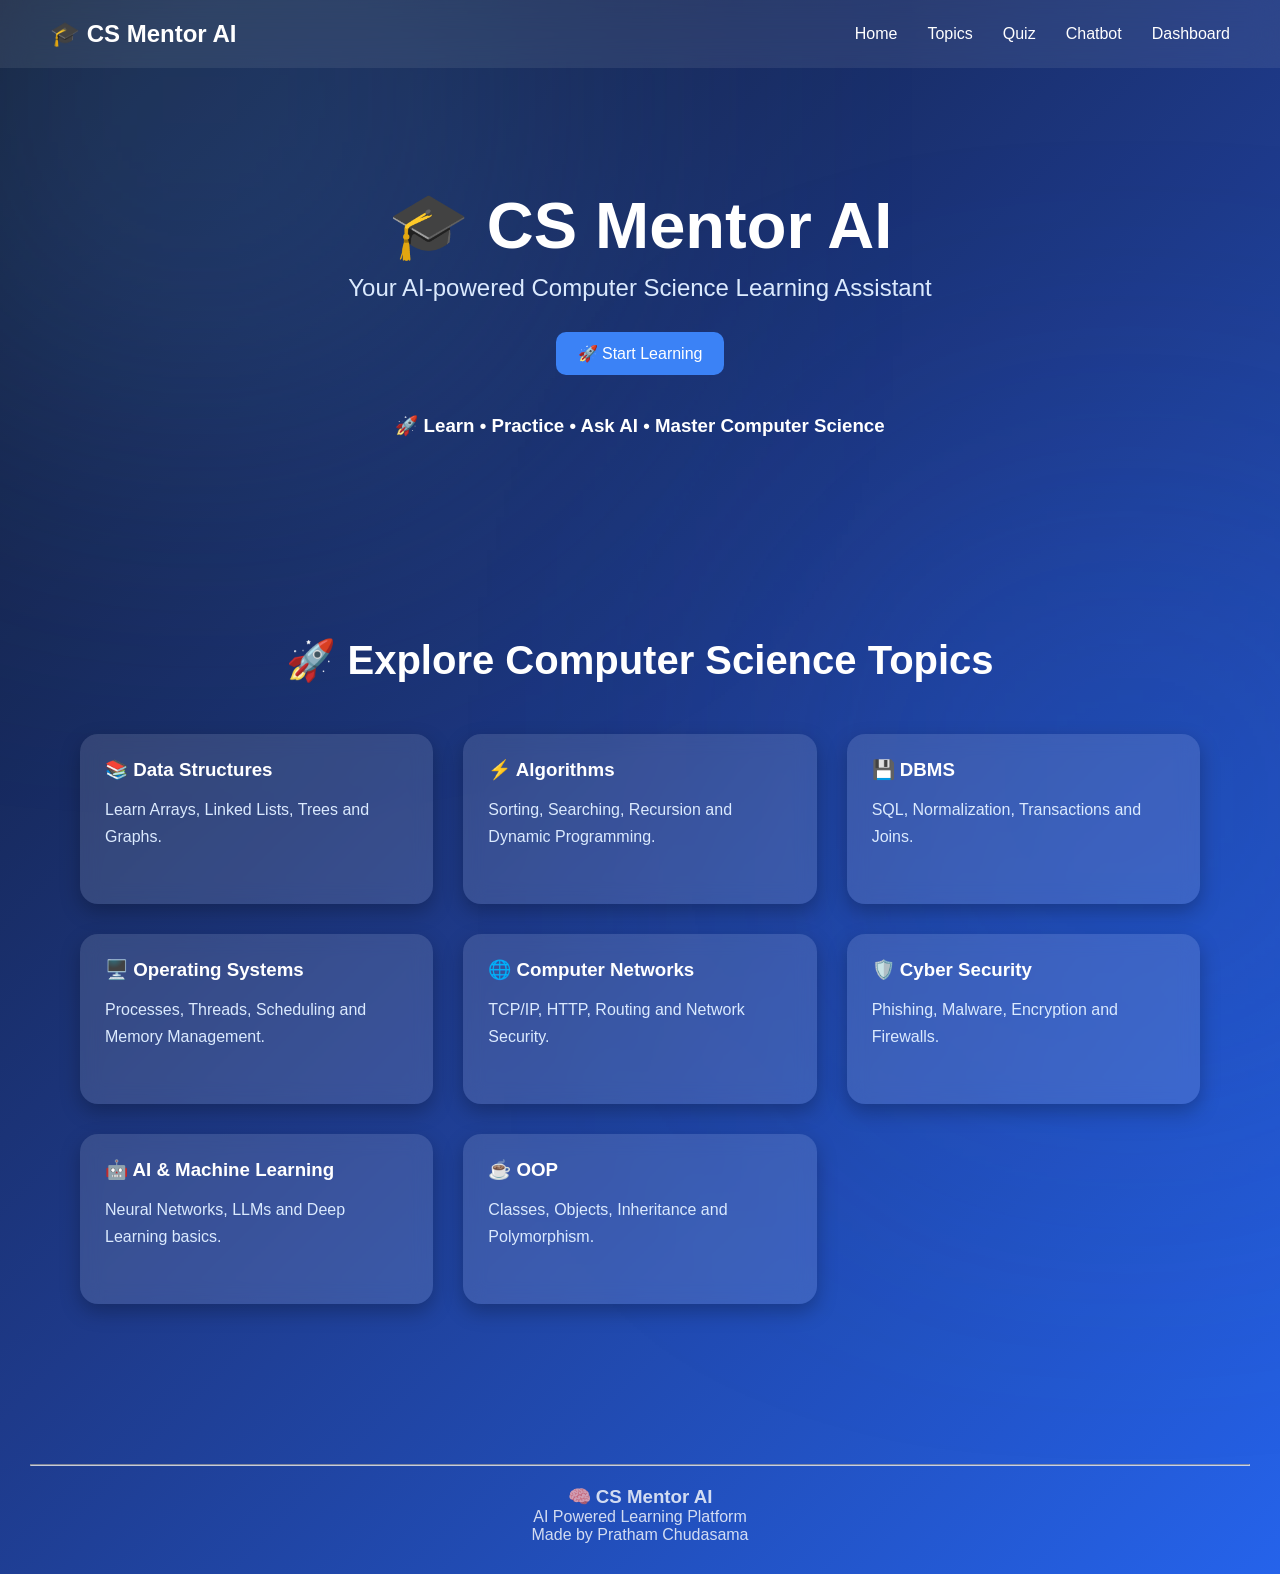
<file: index.html>
<!DOCTYPE html>
<html lang="en">

<head>
    <meta charset="UTF-8">
    <meta name="viewport" content="width=device-width, initial-scale=1.0">
    <title>CS Mentor AI - Intelligent Learning Platform</title>

    <link rel="stylesheet" href="style.css">
</head>

<body>

    <nav>
        <h2>🎓 CS Mentor AI</h2>

        <ul>
            <li><a href="#">Home</a></li>
            <li><a href="#topics">Topics</a></li>
            <li><a href="#">Quiz</a></li>
            <li><a href="chatbot.html">Chatbot</a></li>
            <li><a href="dashboard.html">Dashboard</a></li>
        </ul>
    </nav>

    <!-- HERO -->

    <section class="hero">

        <h1>🎓 CS Mentor AI</h1>
        <p>Your AI-powered Computer Science Learning Assistant</p>

        <button onclick="document.getElementById('topics').scrollIntoView({behavior:'smooth'})">
            🚀 Start Learning
        </button>

        <h3 style="margin-top:40px;">
            🚀 Learn • Practice • Ask AI • Master Computer Science
        </h3>

    </section>

    <!-- TOPICS -->

    <section class="topics" id="topics">

        <h2>🚀 Explore Computer Science Topics</h2>

        <div class="cards">

            <a href="learn.html?topic=Data Structures" class="card-link">
                <div class="card">
                    <h3>📚 Data Structures</h3>
                    <p>Learn Arrays, Linked Lists, Trees and Graphs.</p>
                </div>
            </a>

            <a href="learn.html?topic=Algorithms" class="card-link">
                <div class="card">
                    <h3>⚡ Algorithms</h3>
                    <p>Sorting, Searching, Recursion and Dynamic Programming.</p>
                </div>
            </a>

            <a href="learn.html?topic=DBMS" class="card-link">
                <div class="card">
                    <h3>💾 DBMS</h3>
                    <p>SQL, Normalization, Transactions and Joins.</p>
                </div>
            </a>

            <a href="learn.html?topic=Operating Systems" class="card-link">
                <div class="card">
                    <h3>🖥️ Operating Systems</h3>
                    <p>Processes, Threads, Scheduling and Memory Management.</p>
                </div>
            </a>

            <a href="learn.html?topic=Computer Networks" class="card-link">
                <div class="card">
                    <h3>🌐 Computer Networks</h3>
                    <p>TCP/IP, HTTP, Routing and Network Security.</p>
                </div>
            </a>

            <a href="learn.html?topic=Cyber Security" class="card-link">
                <div class="card">
                    <h3>🛡️ Cyber Security</h3>
                    <p>Phishing, Malware, Encryption and Firewalls.</p>
                </div>
            </a>

            <a href="learn.html?topic=AI & Machine Learning" class="card-link">
                <div class="card">
                    <h3>🤖 AI & Machine Learning</h3>
                    <p>Neural Networks, LLMs and Deep Learning basics.</p>
                </div>
            </a>

            <a href="learn.html?topic=Object Oriented Programming" class="card-link">
                <div class="card">
                    <h3>☕ OOP</h3>
                    <p>Classes, Objects, Inheritance and Polymorphism.</p>
                </div>
            </a>

        </div>

    </section>

    <footer style="text-align:center;padding:30px;margin-top:50px;">

        <hr>

        <h3>🧠 CS Mentor AI</h3>

        <p>AI Powered Learning Platform</p>

        <p>Made by Pratham Chudasama</p>

    </footer>

</body>

</html>
</file>
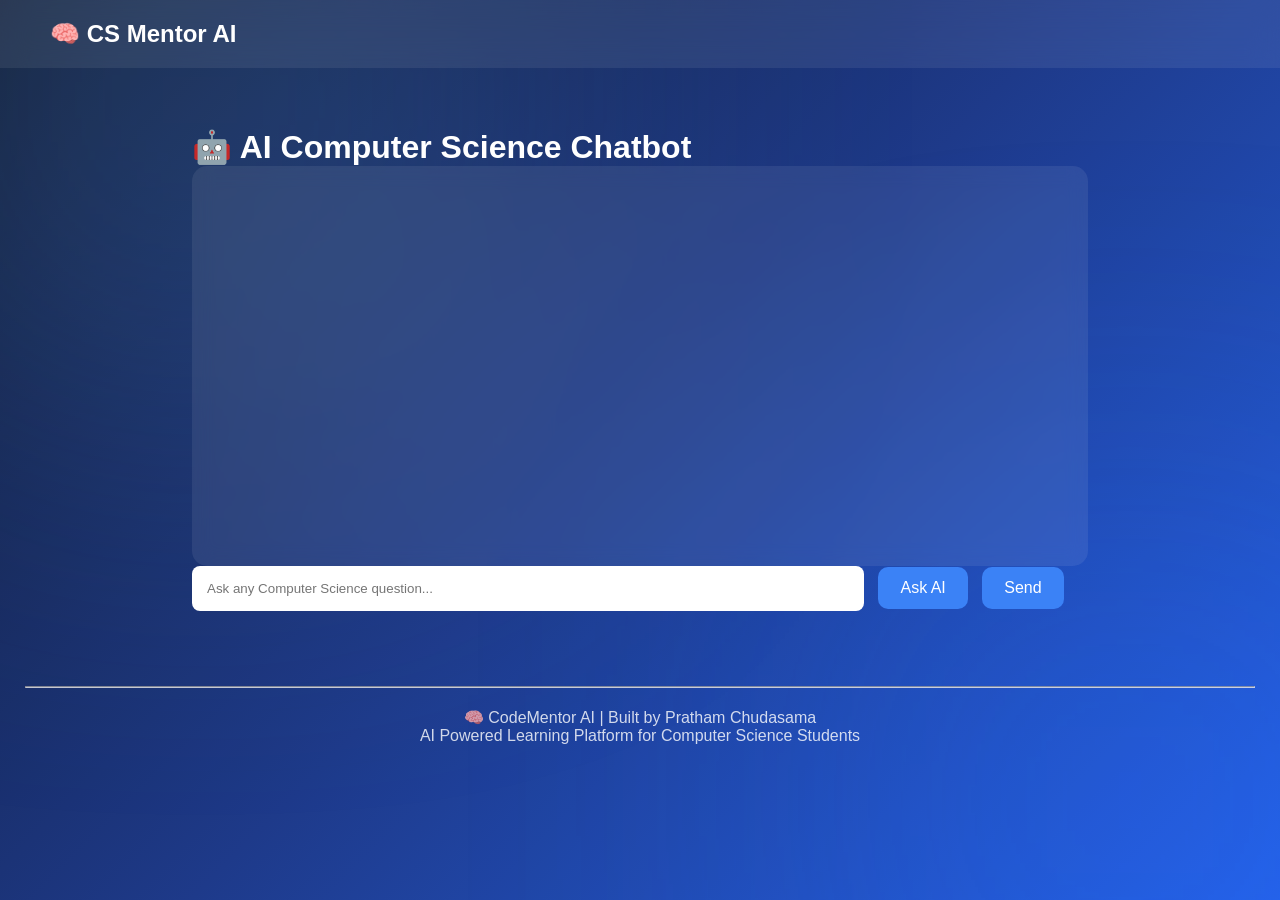
<file: chatbot.html>
<!DOCTYPE html>
<html lang="en">

<head>
    <meta charset="UTF-8">
    <title>CS Mentor AI Chatbot</title>
    <link rel="stylesheet" href="style.css">
</head>

<body>

<nav>
    <h2>🧠 CS Mentor AI</h2>
</nav>

<div class="chat-container">

    <h1>🤖 AI Computer Science Chatbot</h1>

    <div id="chatBox"></div>

    <input
    type="text"
    id="userInput"
    placeholder="Ask any Computer Science question..."
>

<button id="sendBtn">
    Ask AI
</button>

    <button id="sendBtn">Send</button>

</div>

<script src="chatbot.js"></script>
<footer style="text-align:center;padding:25px;margin-top:50px;">

<hr>

<p>🧠 CodeMentor AI | Built by Pratham Chudasama</p>

<p>AI Powered Learning Platform for Computer Science Students</p>

</footer>
</body>
</html>
</file>
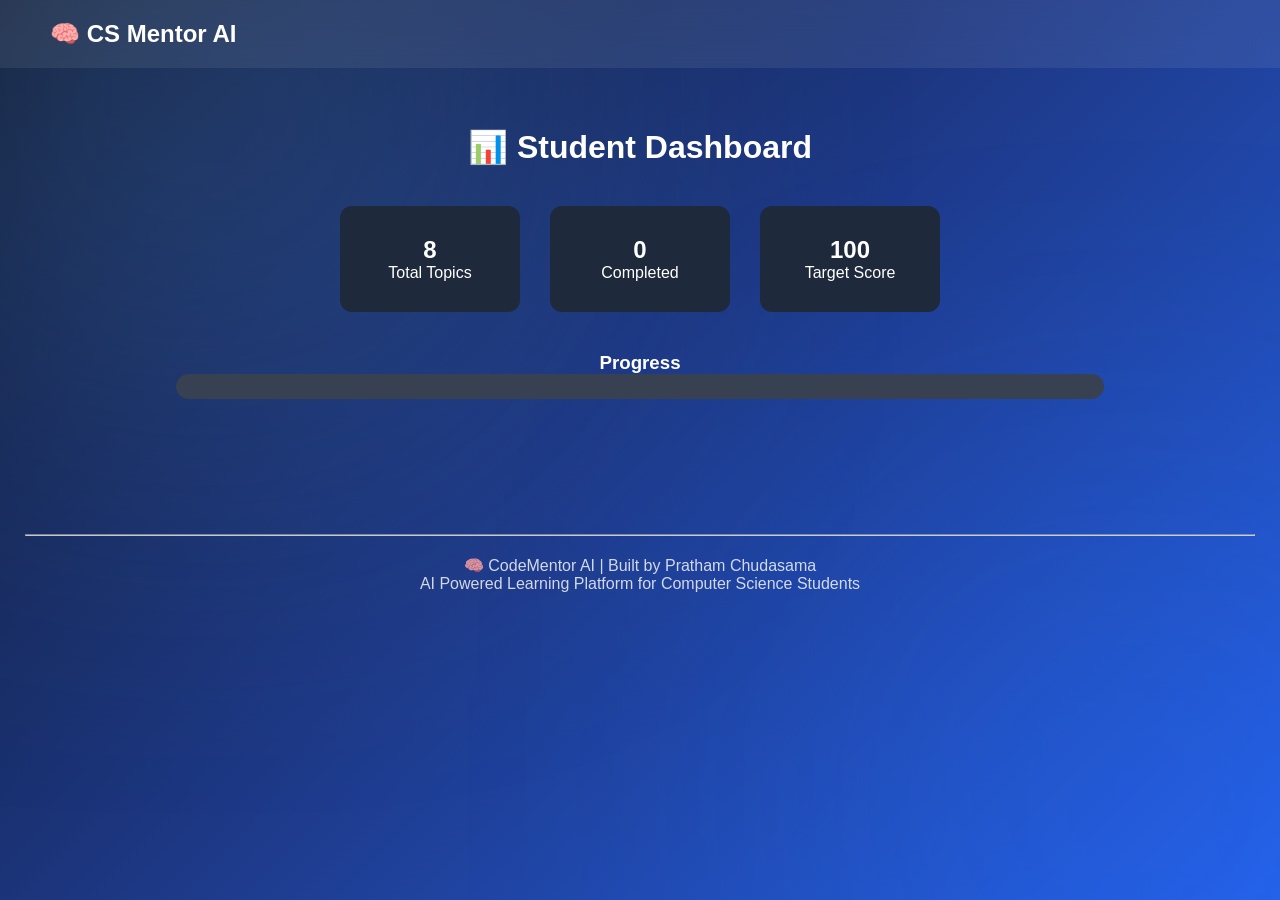
<file: dashboard.html>
<!DOCTYPE html>
<html lang="en">

<head>

<meta charset="UTF-8">
<meta name="viewport" content="width=device-width, initial-scale=1.0">

<title>Dashboard</title>

<link rel="stylesheet" href="style.css">

</head>

<body>

<nav>

<h2>🧠 CS Mentor AI</h2>

</nav>

<div class="dashboard">

<h1>📊 Student Dashboard</h1>

<div class="stats">

<div class="stat">
<h2>8</h2>
<p>Total Topics</p>
</div>

<div class="stat">
<h2 id="completed">0</h2>
<p>Completed</p>
</div>

<div class="stat">
<h2>100</h2>
<p>Target Score</p>
</div>

</div>

<h3>Progress</h3>

<div class="progress-bar">

<div id="progressFill"></div>

</div>

</div>

<script src="dashboard.js"></script>
<footer style="text-align:center;padding:25px;margin-top:50px;">

<hr>

<p>🧠 CodeMentor AI | Built by Pratham Chudasama</p>

<p>AI Powered Learning Platform for Computer Science Students</p>

</footer>
</body>

</html>
</file>
<file: style.css>
html{
    scroll-behavior:smooth;
}
*{
    margin:0;
    padding:0;
    box-sizing:border-box;
    font-family:Arial, Helvetica, sans-serif;
}

body{

    margin:0;

    font-family:Arial,Helvetica,sans-serif;

    background:linear-gradient(135deg,#0f172a,#1e3a8a,#2563eb);

    min-height:100vh;

    color:white;

}

nav{

    display:flex;

    justify-content:space-between;

    align-items:center;

    padding:20px 50px;

    background:rgba(255,255,255,0.08);

    backdrop-filter:blur(15px);

    position:sticky;

    top:0;

    z-index:100;

}

nav ul{

    display:flex;
    list-style:none;
    gap:30px;

}

nav a{

    color:white;
    text-decoration:none;

}

.hero{

    text-align:center;

    padding:120px 20px;

}

.hero h1{

    font-size:65px;

    margin-bottom:10px;

}

.hero p{

    font-size:24px;

    color:#dbeafe;

    margin-bottom:30px;

}

button{

    background:#3b82f6;

    color:white;

    border:none;

    padding:12px 22px;

    border-radius:10px;

    cursor:pointer;

    font-size:16px;

    transition:.3s;

}

button:hover{

    transform:scale(1.05);

    background:#2563eb;

}

button:hover{

    transform:scale(1.05);

}
.topics{

    padding:80px;

}

.topics h2{

    text-align:center;

    margin-bottom:50px;

    font-size:40px;

}

.cards{

    display:grid;

    grid-template-columns:repeat(auto-fit,minmax(280px,1fr));

    gap:30px;

    margin-top:40px;

}

.card{

    background:rgba(255,255,255,0.12);

    backdrop-filter:blur(10px);

    border-radius:18px;

    padding:25px;

    min-height:170px;

    box-shadow:0 8px 20px rgba(0,0,0,.25);

    transition:0.3s;

}

.card:hover{

    transform:translateY(-8px);

    box-shadow:0 15px 30px rgba(0,0,0,.35);

}

.card h3{

    margin-bottom:15px;

}

.card p{

    color:#dbeafe;

    line-height:1.7;

}
.learn{

padding:80px;

text-align:center;

}

.learn h1{

font-size:50px;

margin-bottom:20px;

}

.learn p{

width:70%;

margin:auto;

line-height:1.8;

color:#d1d5db;

}

#aiBtn{

margin-top:30px;

}

#aiResponse{

margin-top:40px;

padding:25px;

background:#1e293b;

border-radius:10px;

width:70%;

margin-left:auto;

margin-right:auto;

line-height:1.8;

}
.card-link{

    text-decoration:none;

    color:white;

    display:block;

}
.concepts{

    margin-top:70px;

    padding:40px;

}

.concepts h2{

    text-align:center;

    margin-bottom:30px;

}

.concept-grid{

    display:grid;

    grid-template-columns:repeat(auto-fit,minmax(250px,1fr));

    gap:20px;

}

.concept-card{

    background:#1e293b;

    padding:25px;

    border-radius:12px;

    transition:0.3s;

}

.concept-card:hover{

    transform:translateY(-8px);

    box-shadow:0 0 15px rgba(255,255,255,0.1);

}

.concept-card h3{

    margin-bottom:12px;

}

.concept-card p{

    color:#cbd5e1;

}
.quiz{

    padding:60px;

    text-align:center;

}

.question{

    background:#1e293b;

    padding:30px;

    border-radius:15px;

    width:70%;

    margin:auto;

}

.option{

    display:block;

    width:100%;

    margin-top:15px;

    background:#2563eb;

}

.option:hover{

    background:#1d4ed8;

}

#result{

    margin-top:25px;

}
.chat-container{

    width:70%;

    margin:auto;

    margin-top:60px;

}

#chatBox{

background:rgba(255,255,255,.08);

backdrop-filter:blur(10px);

border-radius:15px;

padding:20px;

height:400px;

overflow:auto;

}

.user-msg{

    background:#2563eb;

    padding:10px;

    margin:10px;

    border-radius:8px;

}

.ai-msg{

    background:#374151;

    padding:10px;

    margin:10px;

    border-radius:8px;

}

input{

    width:75%;

    padding:15px;

    border:none;

    border-radius:8px;

}

#sendBtn{

    margin-left:10px;

}
.dashboard{

padding:60px;

text-align:center;

}

.stats{

display:flex;

justify-content:center;

gap:30px;

margin:40px;

}

.stat{

background:#1e293b;

padding:30px;

width:180px;

border-radius:12px;

}

.progress-bar{

width:80%;

height:25px;

background:#374151;

margin:auto;

border-radius:20px;

overflow:hidden;

}

#progressFill{

height:100%;

width:0%;

background:#2563eb;

transition:1s;

}
#notesBtn{

    margin-top:20px;

}

#notesBox{
    white-space: pre-wrap;
}
.quiz-ai{

    padding:40px;

    text-align:center;

}

#quizBox{

background:rgba(255,255,255,.08);

padding:25px;

border-radius:15px;

margin-top:20px;

box-shadow:0 0 20px rgba(0,0,0,.2);

}
.notes-card{

    background:#1e293b;

    width:80%;

    margin:auto;

    margin-top:30px;

    padding:30px;

    border-radius:15px;

    line-height:1.8;

    box-shadow:0 0 20px rgba(0,0,0,.2);

}

.notes-card h2{

    color:#60a5fa;

}

.notes-card h3{

    margin-top:25px;

}

#downloadPDF{

    margin-top:20px;

}
#notesBox{

background:rgba(255,255,255,.08);

backdrop-filter:blur(10px);

padding:25px;

border-radius:15px;

margin-top:20px;

box-shadow:0 0 20px rgba(0,0,0,.2);

}
body::before{

content:"";

position:fixed;

width:600px;

height:600px;

background:#60a5fa;

filter:blur(180px);

top:-200px;

left:-100px;

opacity:.25;

z-index:-1;

}

body::after{

content:"";

position:fixed;

width:500px;

height:500px;

background:#2563eb;

filter:blur(180px);

bottom:-150px;

right:-100px;

opacity:.25;

z-index:-1;

}
html{
    scroll-behavior: smooth;
}
footer{

    text-align:center;

    padding:40px;

    margin-top:70px;

    color:white;

    opacity:.8;

}

footer hr{

    margin-bottom:20px;

}
</file>
